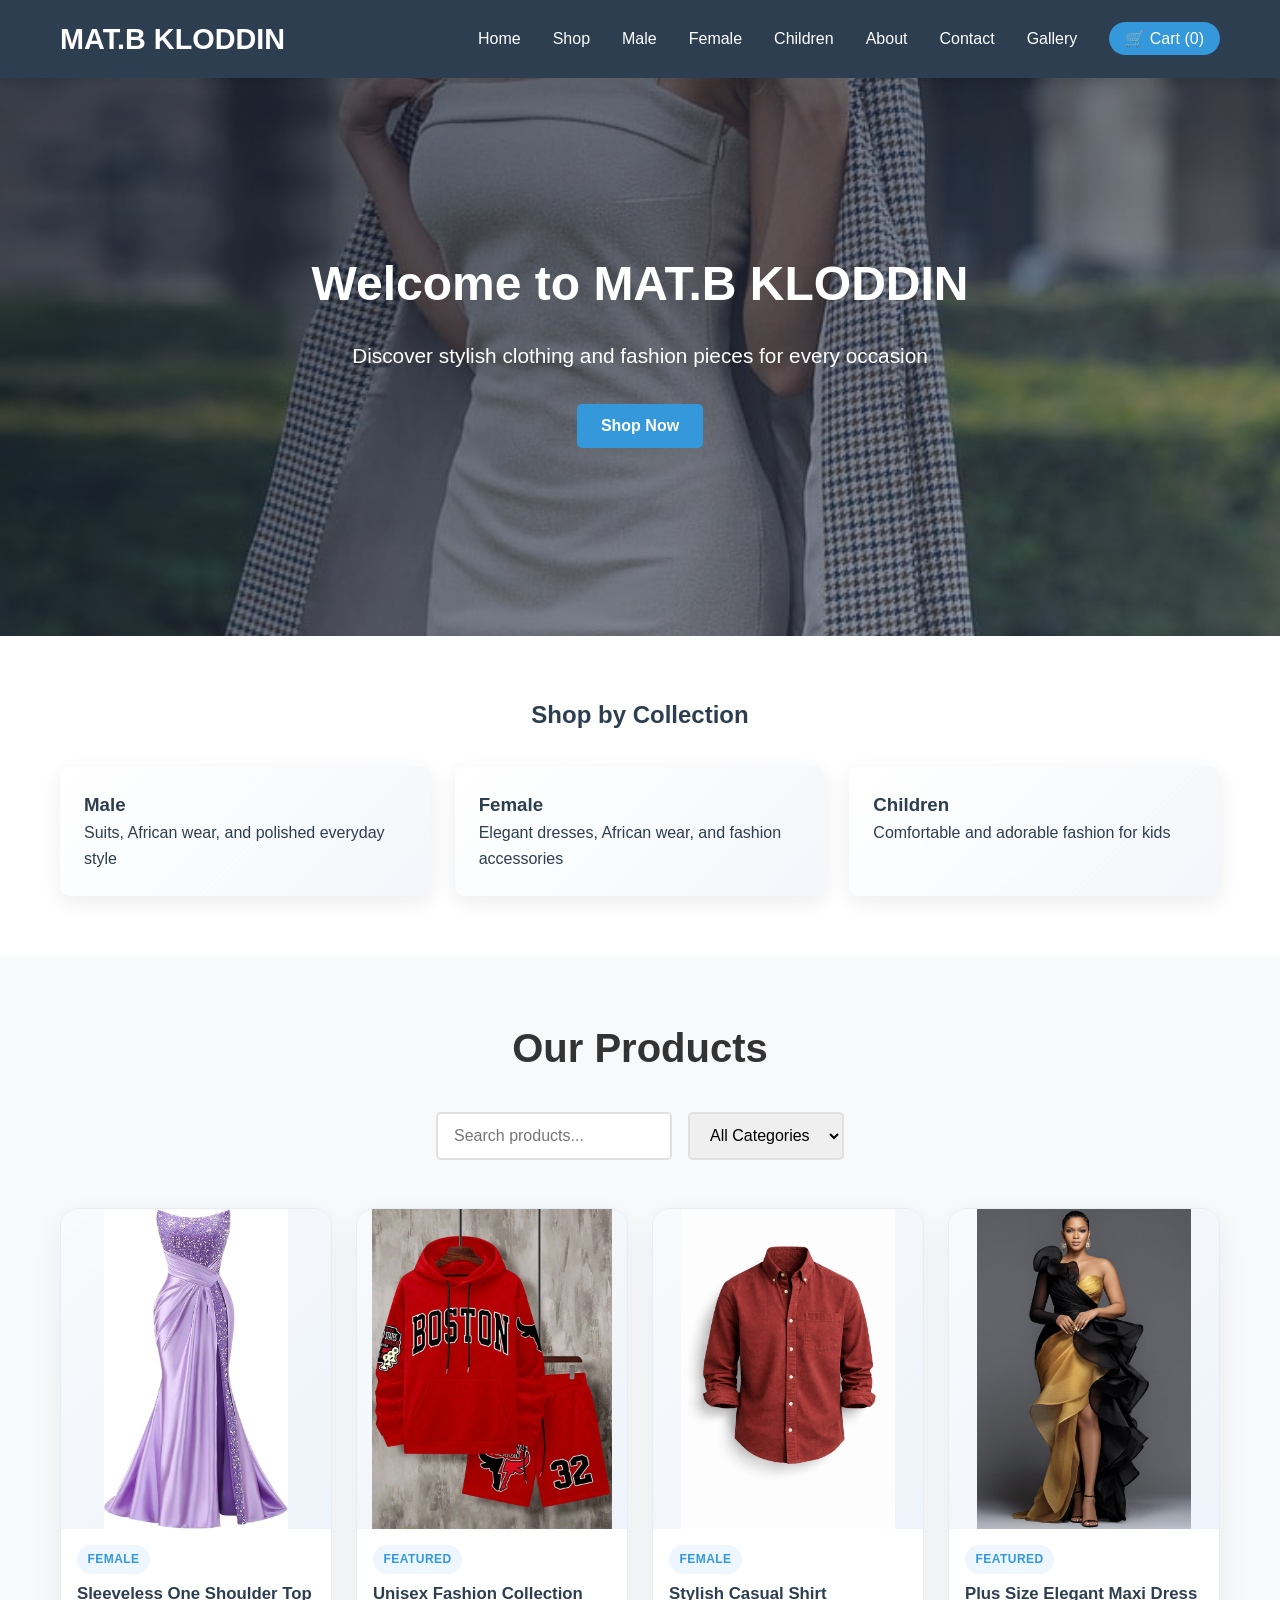
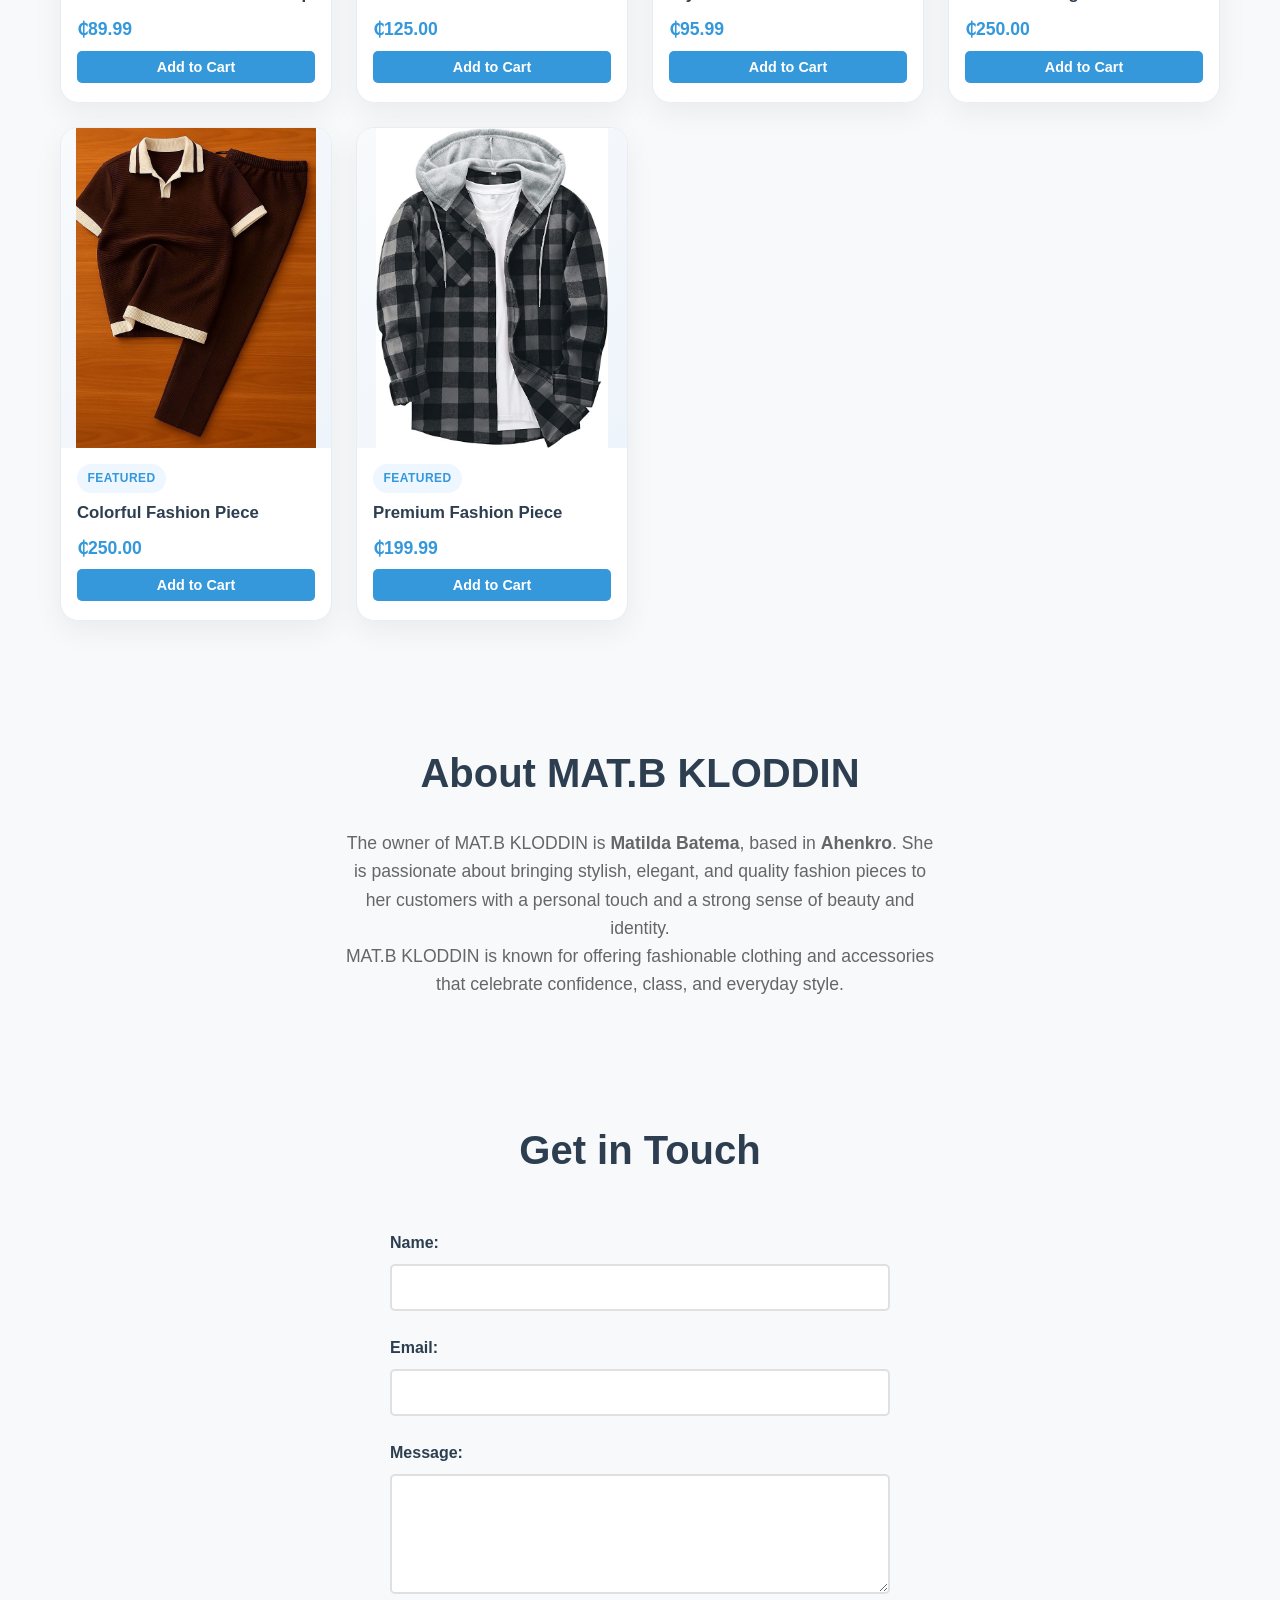
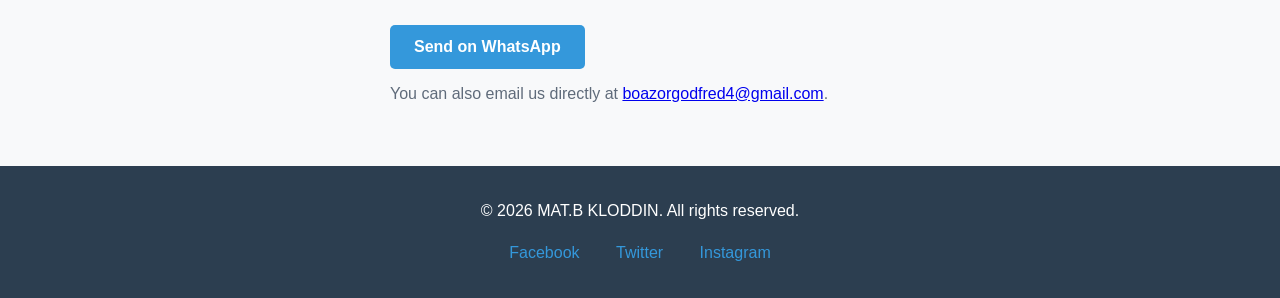
<file: index.html>
<!DOCTYPE html>
<html lang="en">
<head>
    <meta charset="UTF-8">
    <meta name="viewport" content="width=device-width, initial-scale=1.0">
    <meta name="description" content="MAT.B KLODDIN - Modern Fashion E-Commerce Website">
    <title>MAT.B KLODDIN - Shop Online Fashion</title>
    <link rel="stylesheet" href="styles.css">
</head>
<body>
    <nav class="navbar">
        <div class="container">
            <div class="navbar-brand">
                <h1>MAT.B KLODDIN</h1>
            </div>
            <ul class="nav-menu">
                <li><a href="#home">Home</a></li>
                <li><a href="#products">Shop</a></li>
                <li><a href="male.html">Male</a></li>
                <li><a href="female.html">Female</a></li>
                <li><a href="children.html">Children</a></li>
                <li><a href="#about">About</a></li>
                <li><a href="#contact">Contact</a></li>
                <li><a href="gallery.html">Gallery</a></li>
                <li><a href="#cart" class="cart-icon">🛒 Cart (<span id="cart-count">0</span>)</a></li>
            </ul>
            <div class="hamburger">
                <span></span>
                <span></span>
                <span></span>
            </div>
        </div>
    </nav>

    <section id="home" class="hero" style="background: linear-gradient(135deg, rgba(15, 23, 42, 0.72), rgba(71, 85, 105, 0.5)), url('images/shared/herp.jpg') center/cover no-repeat;">
        <div class="hero-content">
            <h2>Welcome to MAT.B KLODDIN</h2>
            <p>Discover stylish clothing and fashion pieces for every occasion</p>
            <button class="btn btn-primary" onclick="document.getElementById('products').scrollIntoView({behavior: 'smooth'})">Shop Now</button>
        </div>
    </section>

    <section class="collections">
        <div class="container">
            <h2>Shop by Collection</h2>
            <div class="collection-grid">
                <a class="collection-card" href="male.html">
                    <h3>Male</h3>
                    <p>Suits, African wear, and polished everyday style</p>
                </a>
                <a class="collection-card" href="female.html">
                    <h3>Female</h3>
                    <p>Elegant dresses, African wear, and fashion accessories</p>
                </a>
                <a class="collection-card" href="children.html">
                    <h3>Children</h3>
                    <p>Comfortable and adorable fashion for kids</p>
                </a>
            </div>
        </div>
    </section>

    <section id="products" class="products">
        <div class="container">
            <h2>Our Products</h2>
            
            <div class="search-bar">
                <input type="text" id="search-input" placeholder="Search products...">
                <select id="category-filter">
                    <option value="">All Categories</option>
                    <option value="category1">Category 1</option>
                    <option value="category2">Category 2</option>
                    <option value="category3">Category 3</option>
                </select>
            </div>

            <div class="product-grid" id="product-grid">
                <div class="product-card">
                    <img class="product-card-image clickable-image" src="images/shared/sleeveless-one-shoulder-top.jpeg" alt="Sleeveless One Shoulder Top">
                    <div class="product-card-info">
                        <span class="product-card-category">Female</span>
                        <h3>Sleeveless One Shoulder Top</h3>
                        <p class="product-card-price">₵89.99</p>
                        <button class="btn btn-small btn-primary" onclick="addToCart(1)">Add to Cart</button>
                    </div>
                </div>

                <div class="product-card">
                    <img class="product-card-image clickable-image" src="images/shared/unisex-fashion-collection.jpeg" alt="Unisex Fashion Collection">
                    <div class="product-card-info">
                        <span class="product-card-category">Featured</span>
                        <h3>Unisex Fashion Collection</h3>
                        <p class="product-card-price">₵125.00</p>
                        <button class="btn btn-small btn-primary" onclick="addToCart(2)">Add to Cart</button>
                    </div>
                </div>

                <div class="product-card">
                    <img class="product-card-image clickable-image" src="images/shared/stylish-casual-shirt.jpeg" alt="Stylish Casual Shirt">
                    <div class="product-card-info">
                        <span class="product-card-category">Male</span>
                        <h3>Stylish Casual Shirt</h3>
                        <p class="product-card-price">₵95.99</p>
                        <button class="btn btn-small btn-primary" onclick="addToCart(3)">Add to Cart</button>
                    </div>
                </div>

                <div class="product-card">
                    <img class="product-card-image clickable-image" src="images/shared/plus-size-elegant-maxi-dress.jpeg" alt="Plus Size Elegant Maxi Dress">
                    <div class="product-card-info">
                        <span class="product-card-category">Female</span>
                        <h3>Plus Size Elegant Maxi Dress</h3>
                        <p class="product-card-price">₵250.00</p>
                        <button class="btn btn-small btn-primary" onclick="addToCart(4)">Add to Cart</button>
                    </div>
                </div>

                <div class="product-card">
                    <img class="product-card-image clickable-image" src="images/shared/colorful-fashion-piece.jpeg" alt="Colorful Fashion Piece">
                    <div class="product-card-info">
                        <span class="product-card-category">Featured</span>
                        <h3>Colorful Fashion Piece</h3>
                        <p class="product-card-price">₵250.00</p>
                        <button class="btn btn-small btn-primary" onclick="addToCart(5)">Add to Cart</button>
                    </div>
                </div>

                <div class="product-card">
                    <img class="product-card-image clickable-image" src="images/shared/premium-fashion-piece.jpeg" alt="Premium Fashion Piece">
                    <div class="product-card-info">
                        <span class="product-card-category">Premium</span>
                        <h3>Premium Fashion Piece</h3>
                        <p class="product-card-price">₵199.99</p>
                        <button class="btn btn-small btn-primary" onclick="addToCart(6)">Add to Cart</button>
                    </div>
                </div>
            </div>
        </div>
    </section>

    <section id="about" class="about">
        <div class="container">
            <h2>About MAT.B KLODDIN</h2>
            <p>The owner of MAT.B KLODDIN is <strong>Matilda Batema</strong>, based in <strong>Ahenkro</strong>. She is passionate about bringing stylish, elegant, and quality fashion pieces to her customers with a personal touch and a strong sense of beauty and identity.</p>
            <p>MAT.B KLODDIN is known for offering fashionable clothing and accessories that celebrate confidence, class, and everyday style.</p>
        </div>
    </section>


    <section id="contact" class="contact">
        <div class="container">
            <h2>Get in Touch</h2>
            <form id="contact-form" class="contact-form">
                <div class="form-group">
                    <label for="name">Name:</label>
                    <input type="text" id="name" name="name" required>
                </div>
                <div class="form-group">
                    <label for="email">Email:</label>
                    <input type="email" id="email" name="email" required>
                </div>
                <div class="form-group">
                    <label for="message">Message:</label>
                    <textarea id="message" name="message" rows="5" required></textarea>
                </div>
                <button type="submit" class="btn btn-primary">Send on WhatsApp</button>
                <p style="margin-top: 0.75rem; color: #5f6b7a;">You can also email us directly at <a href="mailto:boazorgodfred4@gmail.com">boazorgodfred4@gmail.com</a>.</p>
            </form>
        </div>
    </section>

    
    <footer class="footer">
        <div class="container">
            <p>&copy; 2026 MAT.B KLODDIN. All rights reserved.</p>
            <div class="social-links">
                <a href="#">Facebook</a>
                <a href="#">Twitter</a>
                <a href="#">Instagram</a>
            </div>
        </div>
    </footer>

    
    <div id="cart-modal" class="modal">
        <div class="modal-content">
            <span class="close-btn">&times;</span>
            <h2>Shopping Cart</h2>
            <div id="cart-items"></div>
            <div class="cart-total">
                <h3>Total: ₵<span id="cart-total">0.00</span></h3>
            </div>
            <button class="btn btn-primary">Checkout</button>
        </div>
    </div>

    <div id="image-modal" class="image-modal">
        <span class="image-modal-close">&times;</span>
        <img id="image-modal-image" src="" alt="Enlarged product image">
    </div>

    <script src="script.js"></script>
</body>
</html>
</file>
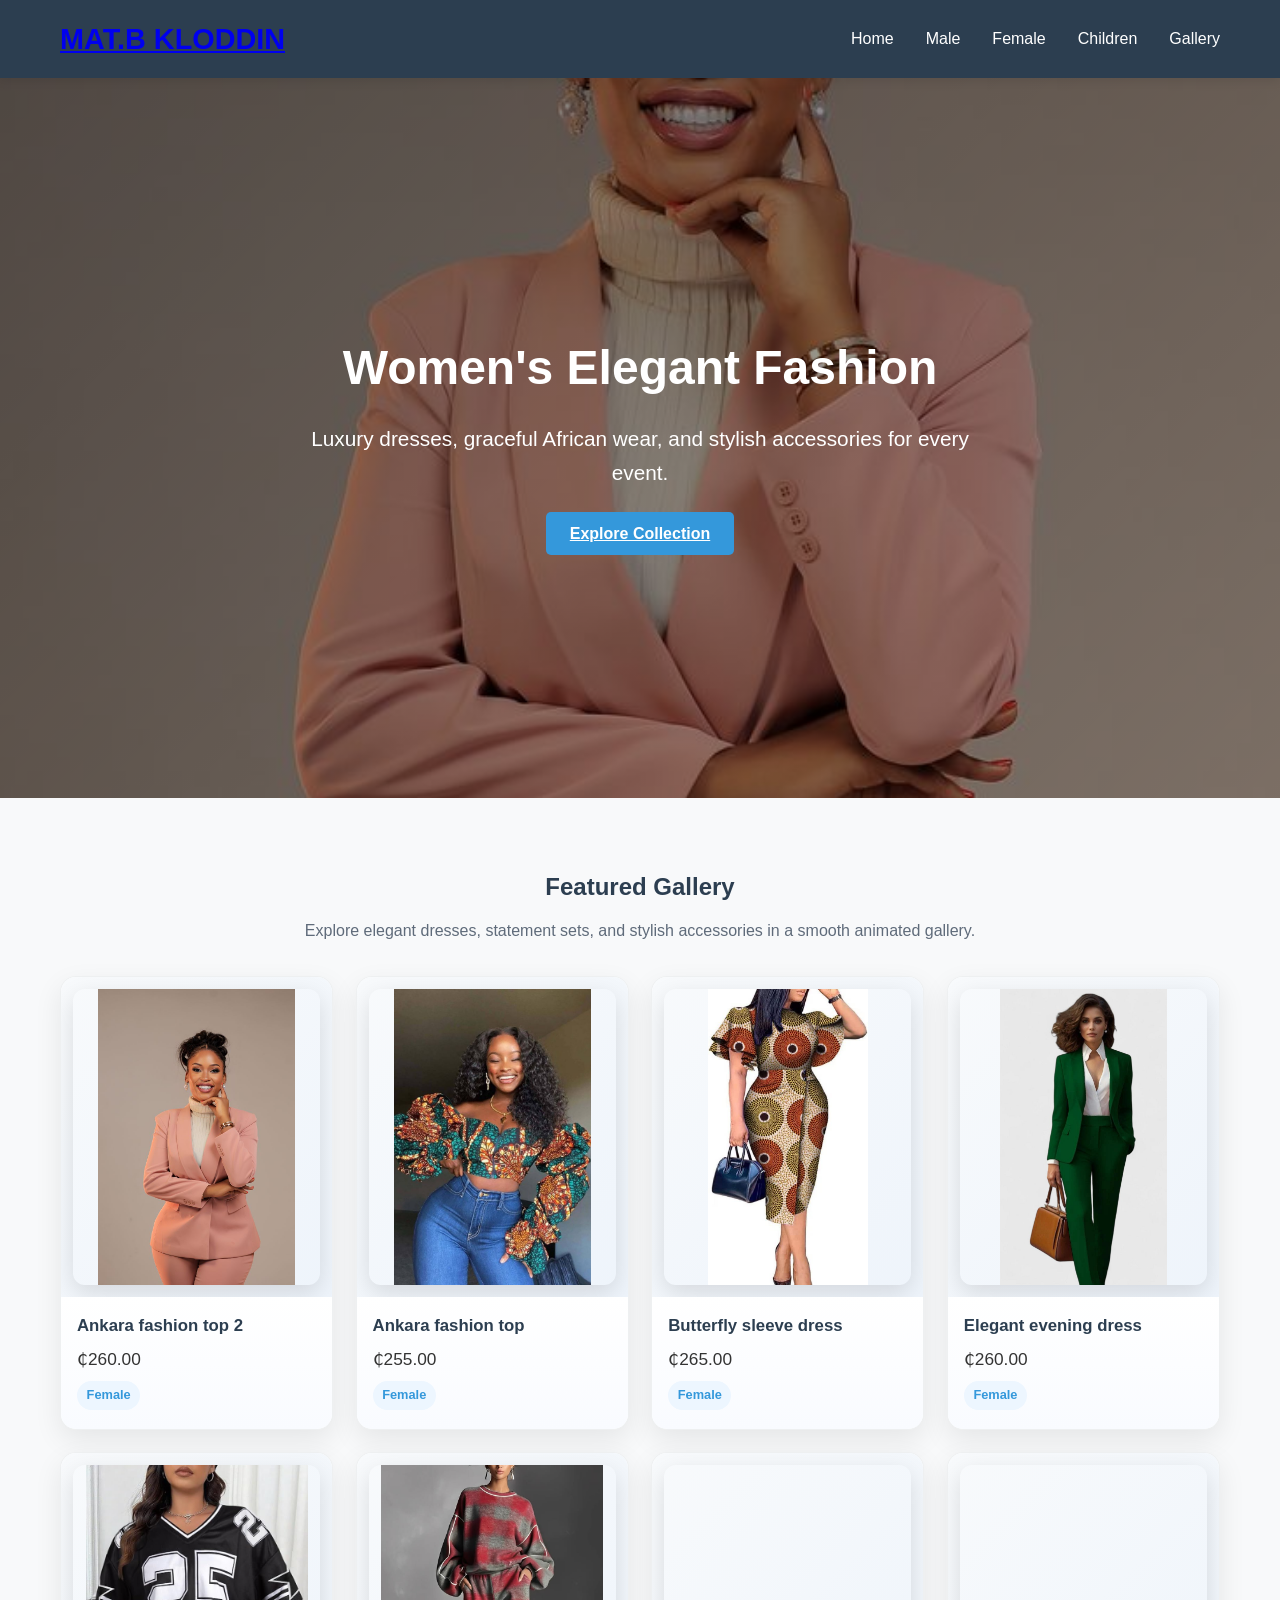
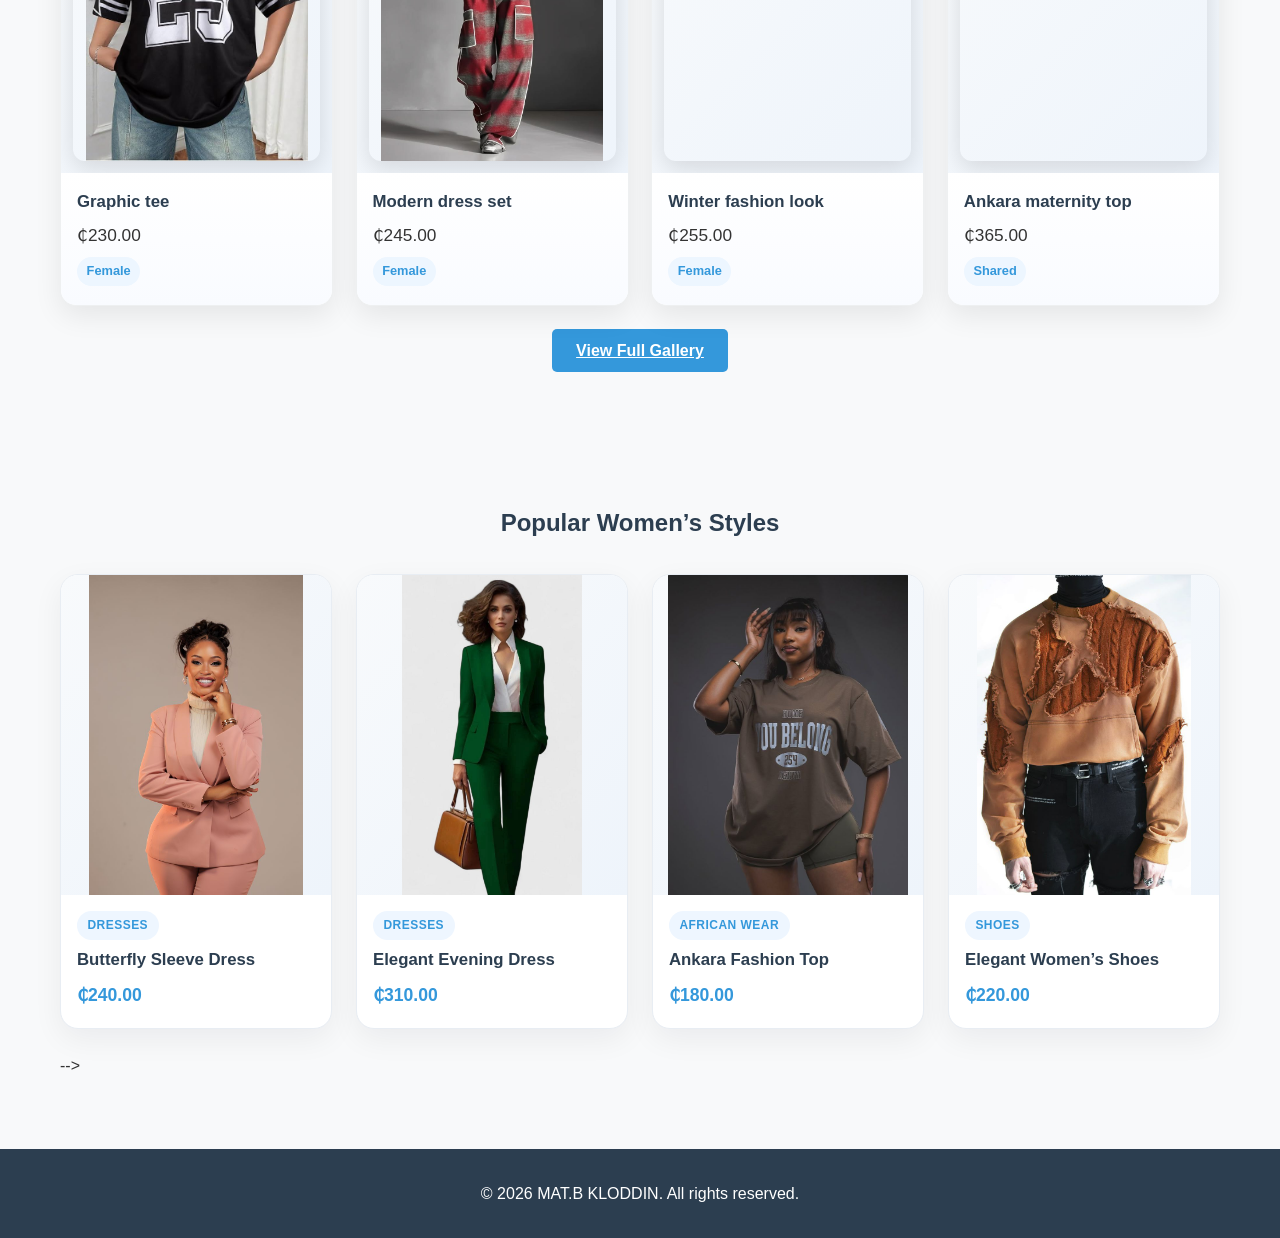
<file: female.html>
<!DOCTYPE html>
<html lang="en">
<head>
    <meta charset="UTF-8">
    <meta name="viewport" content="width=device-width, initial-scale=1.0">
    <title>Female Collection | MAT.B KLODDIN</title>
    <link rel="stylesheet" href="styles.css">
</head>
<body>
    <nav class="navbar">
        <div class="container">
            <div class="navbar-brand">
                <h1><a href="MAT_B_Kolldin.html">MAT.B KLODDIN</a></h1>
            </div>
            <ul class="nav-menu">
                <li><a href="MAT_B_Kolldin.html">Home</a></li>
                <li><a href="male.html">Male</a></li>
                <li><a href="female.html">Female</a></li>
                <li><a href="children.html">Children</a></li>
                <li><a href="gallery.html">Gallery</a></li>
            </ul>
            <div class="hamburger">
                <span></span>
                <span></span>
                <span></span>
            </div>
        </div>
    </nav>

    <section class="page-hero hero-female">
        <div class="container hero-content">
            <h2>Women's Elegant Fashion</h2>
            <p>Luxury dresses, graceful African wear, and stylish accessories for every event.</p>
            <a class="btn btn-primary" href="#categories">Explore Collection</a>
        </div>
    </section>

    <section class="page-section">
        <div class="container">
            <div class="section-heading">
                <h2>Featured Gallery</h2>
                <p>Explore elegant dresses, statement sets, and stylish accessories in a smooth animated gallery.</p>
            </div>
            <div class="gallery-grid" data-featured-collection="female"></div>
            <div class="section-actions">
                <a class="btn btn-primary" href="gallery.html">View Full Gallery</a>
            </div>
        </div>
    </section>

    <section id="categories" class="page-section">
        <div class="container">
            <h2>Popular Women’s Styles</h2>
            <div class="product-grid">
                <!-- Remove or update these product cards as needed -->
                <div class="product-card">
                    <img class="product-card-image clickable-image" src="images/shared/Women suit.jpg" alt="Butterfly Sleeve Dress">
                    <div class="product-card-info">
                        <span class="product-card-category">Dresses</span>
                        <h3>Butterfly Sleeve Dress</h3>
                        <p class="product-card-price">₵240.00</p>
                    </div>
                </div>

                <div class="product-card">
                    <img class="product-card-image clickable-image" src="images/female/elegant-evening-dress.jpeg" alt="Elegant Evening Dress">
                    <div class="product-card-info">
                        <span class="product-card-category">Dresses</span>
                        <h3>Elegant Evening Dress</h3>
                        <p class="product-card-price">₵310.00</p>
                    </div>
                </div>

                <div class="product-card">
                    <img class="product-card-image clickable-image" src="images/shared/Female round neck.jpg" alt="Ankara Top Style">
                    <div class="product-card-info">
                        <span class="product-card-category">African Wear</span>
                        <h3>Ankara Fashion Top</h3>
                        <p class="product-card-price">₵180.00</p>
                    </div>
                </div>

                <div class="product-card">
                    <img class="product-card-image clickable-image" src="images/shared/elegant-fashion-look-2.jpeg" alt="Elegant Women\'s Shoes">
                    <div class="product-card-info">
                        <span class="product-card-category">Shoes</span>
                        <h3>Elegant Women’s Shoes</h3>
                        <p class="product-card-price">₵220.00</p>
                    </div>
                </div>
                -->
            </div>
        </div>
    </section>

    <footer class="footer">
        <div class="container">
            <p>© 2026 MAT.B KLODDIN. All rights reserved.</p>
        </div>
    </footer>

    <div id="image-modal" class="image-modal">
        <span class="image-modal-close">&times;</span>
        <img id="image-modal-image" src="" alt="Enlarged product image">
    </div>

    <script src="script.js"></script>
</body>
</html>
</file>
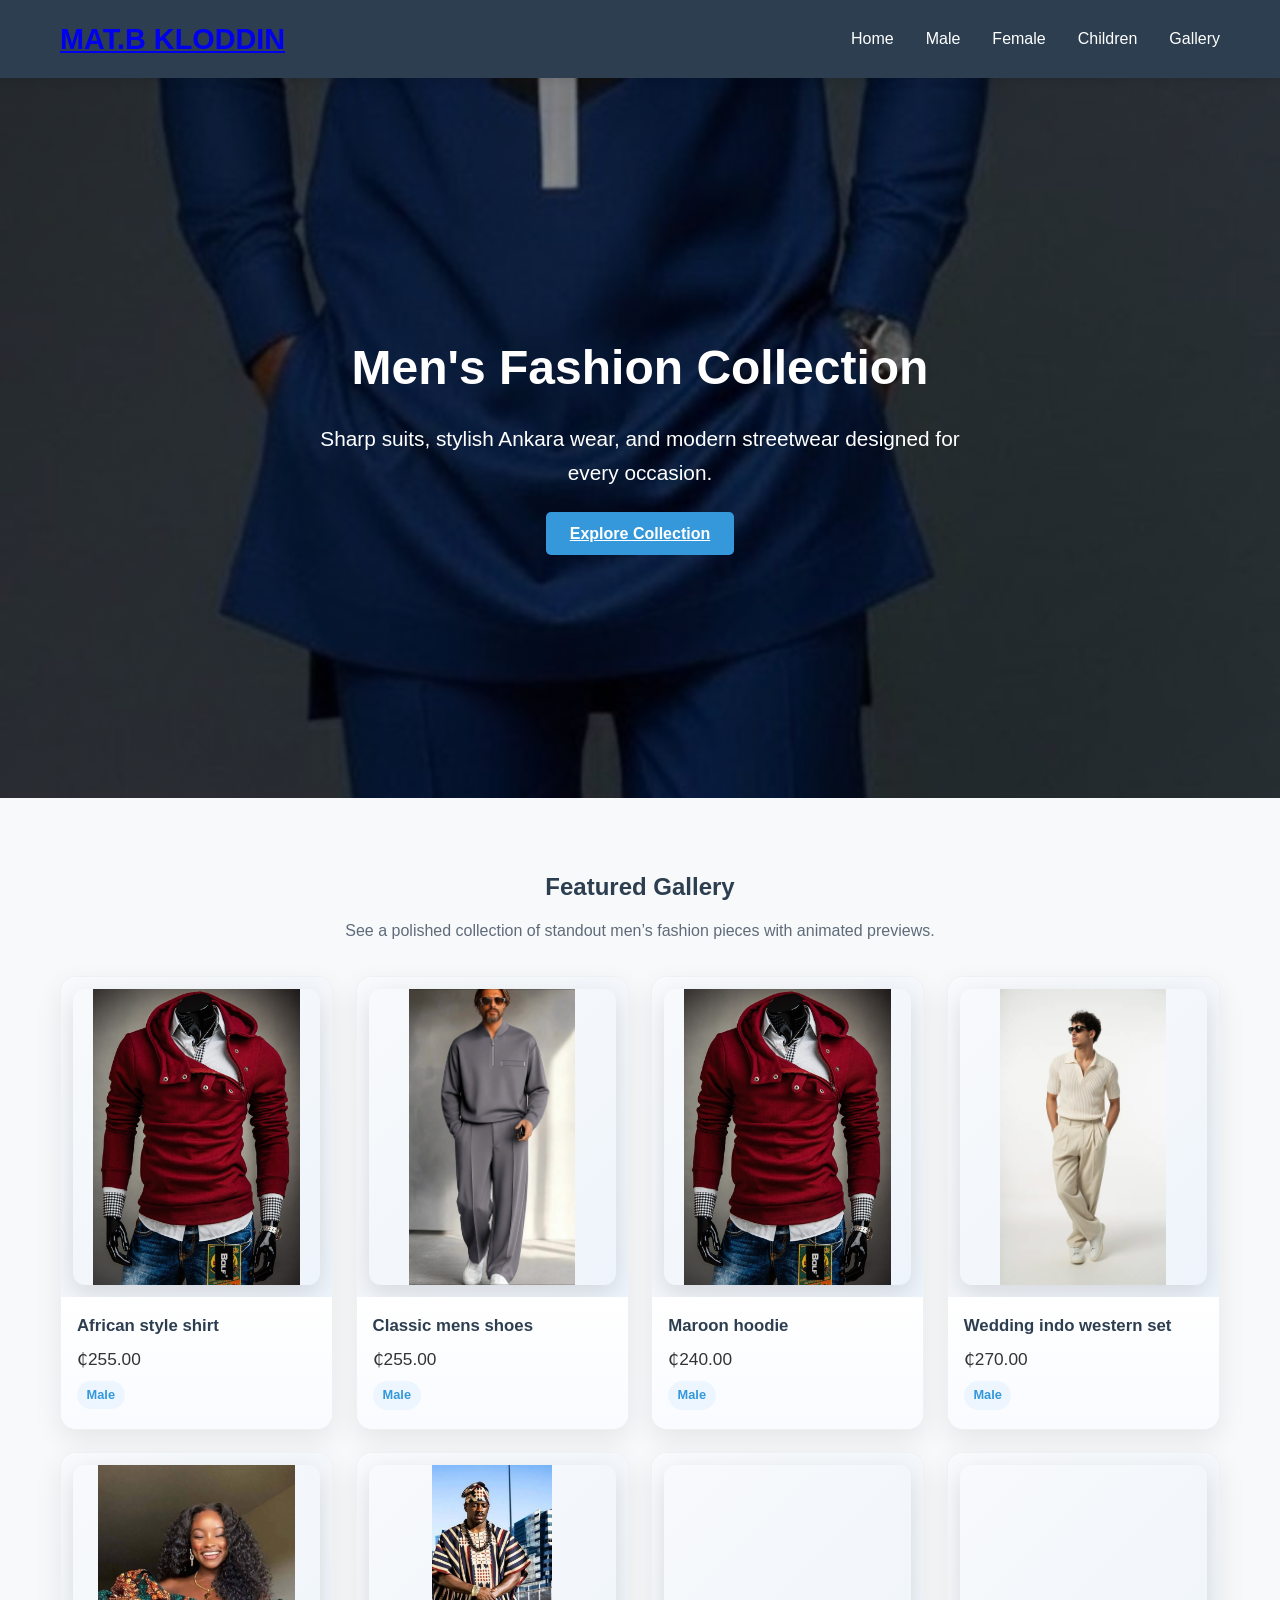
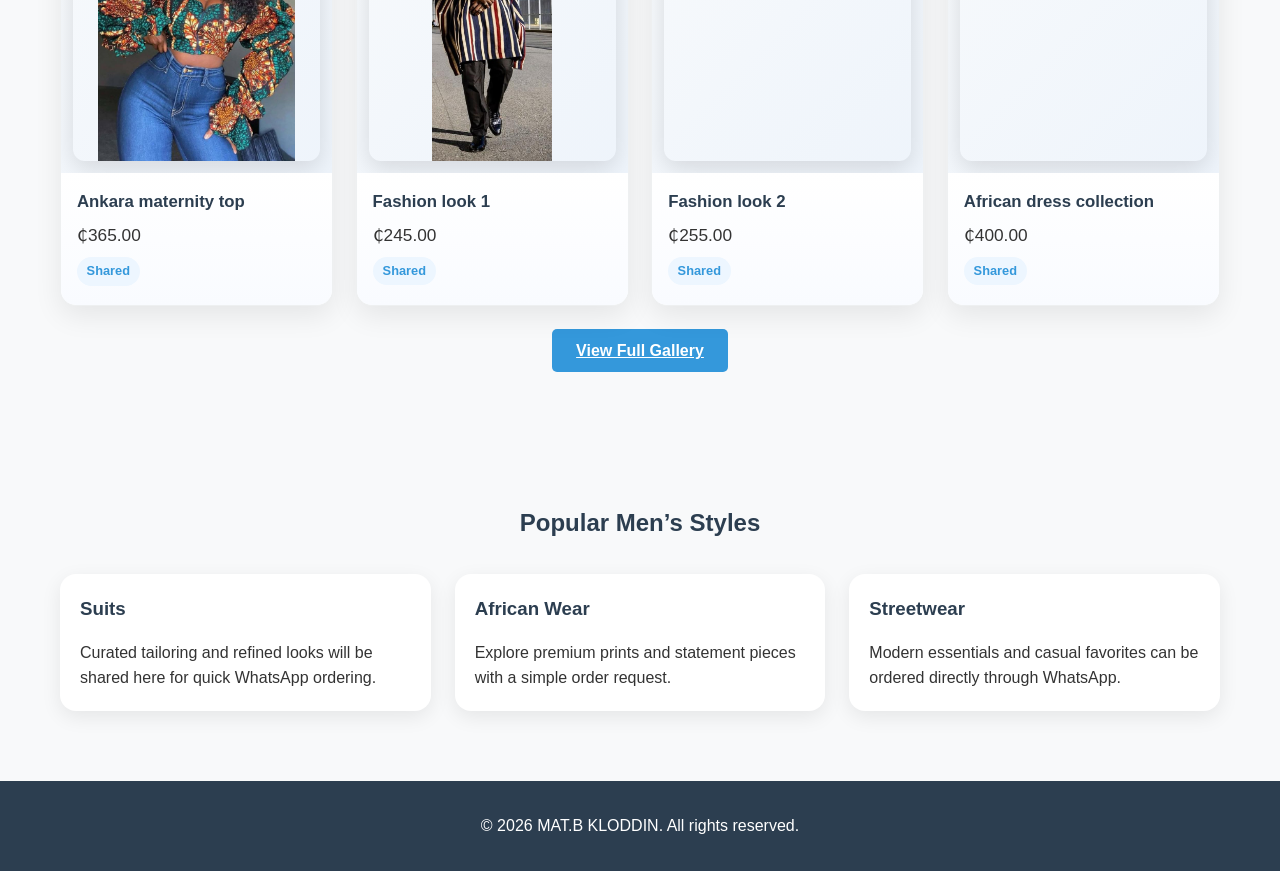
<file: male.html>
<!DOCTYPE html>
<html lang="en">
<head>
    <meta charset="UTF-8">
    <meta name="viewport" content="width=device-width, initial-scale=1.0">
    <title>Male Collection | MAT.B KLODDIN</title>
    <link rel="stylesheet" href="styles.css">
</head>
<body>
    <nav class="navbar">
        <div class="container">
            <div class="navbar-brand">
                <h1><a href="MAT_B_Kolldin.html">MAT.B KLODDIN</a></h1>
            </div>
            <ul class="nav-menu">
                <li><a href="MAT_B_Kolldin.html">Home</a></li>
                <li><a href="male.html">Male</a></li>
                <li><a href="female.html">Female</a></li>
                <li><a href="children.html">Children</a></li>
                <li><a href="gallery.html">Gallery</a></li>
            </ul>
            <div class="hamburger">
                <span></span>
                <span></span>
                <span></span>
            </div>
        </div>
    </nav>

    <section class="page-hero hero-male">
        <div class="container hero-content">
            <h2>Men's Fashion Collection</h2>
            <p>Sharp suits, stylish Ankara wear, and modern streetwear designed for every occasion.</p>
            <a class="btn btn-primary" href="#categories">Explore Collection</a>
        </div>
    </section>

    <section class="page-section">
        <div class="container">
            <div class="section-heading">
                <h2>Featured Gallery</h2>
                <p>See a polished collection of standout men’s fashion pieces with animated previews.</p>
            </div>
            <div class="gallery-grid" data-featured-collection="male"></div>
            <div class="section-actions">
                <a class="btn btn-primary" href="gallery.html">View Full Gallery</a>
            </div>
        </div>
    </section>

    <section id="categories" class="page-section">
        <div class="container">
            <h2>Popular Men’s Styles</h2>
            <div class="category-grid">
                <div class="category-card">
                    <h3>Suits</h3>
                    <p>Curated tailoring and refined looks will be shared here for quick WhatsApp ordering.</p>
                </div>

                <div class="category-card">
                    <h3>African Wear</h3>
                    <p>Explore premium prints and statement pieces with a simple order request.</p>
                </div>

                <div class="category-card">
                    <h3>Streetwear</h3>
                    <p>Modern essentials and casual favorites can be ordered directly through WhatsApp.</p>
                </div>
            </div>
        </div>
    </section>

    <footer class="footer">
        <div class="container">
            <p>© 2026 MAT.B KLODDIN. All rights reserved.</p>
        </div>
    </footer>

    <div id="image-modal" class="image-modal">
        <span class="image-modal-close">&times;</span>
        <img id="image-modal-image" src="" alt="Enlarged product image">
    </div>

    <script src="script.js"></script>
</body>
</html>
</file>
<file: styles.css>
* {
    margin: 0;
    padding: 0;
    box-sizing: border-box;
}

:root {
    --primary-color: #2c3e50;
    --accent-color: #3498db;
    --text-color: #333;
    --light-bg: #f8f9fa;
    --border-color: #e0e0e0;
    --transition: all 0.3s ease;
}

html {
    scroll-behavior: smooth;
}

body {
    font-family: 'Segoe UI', Tahoma, Geneva, Verdana, sans-serif;
    line-height: 1.6;
    color: var(--text-color);
    background-color: #f8f9fa;
    background-image: linear-gradient(rgba(255, 255, 255, 0.92), rgba(255, 255, 255, 0.92)), url('images/shared/unisex-fashion-collection.jpeg');
    background-size: cover;
    background-position: center;
    background-attachment: fixed;
    min-height: 100vh;
    animation: backgroundShift 40s ease-in-out infinite alternate;
}

.container {
    max-width: 1200px;
    margin: 0 auto;
    padding: 0 20px;
}

/*Navigation*/
.navbar {
    background: var(--primary-color);
    color: white;
    padding: 1rem 0;
    position: sticky;
    top: 0;
    z-index: 1000;
    box-shadow: 0 2px 10px rgba(0, 0, 0, 0.1);
}

.navbar .container {
    display: flex;
    justify-content: space-between;
    align-items: center;
}

.navbar-brand h1 {
    font-size: 1.8rem;
    animation: slideIn 0.6s ease-out;
}

.nav-menu {
    display: flex;
    list-style: none;
    gap: 2rem;
}

.nav-menu a {
    color: white;
    text-decoration: none;
    transition: var(--transition);
    position: relative;
}

.nav-menu a::after {
    content: '';
    position: absolute;
    width: 0;
    height: 2px;
    bottom: -5px;
    left: 0;
    background: var(--accent-color);
    transition: var(--transition);
}

.nav-menu a:hover::after {
    width: 100%;
}

.cart-icon {
    background: var(--accent-color);
    padding: 0.5rem 1rem;
    border-radius: 20px;
}

.hamburger {
    display: none;
    flex-direction: column;
    cursor: pointer;
}

.hamburger span {
    width: 25px;
    height: 3px;
    background: white;
    margin: 5px 0;
    transition: var(--transition);
}

/*Heroe Section*/
.hero {
    background: linear-gradient(135deg, var(--primary-color) 0%, var(--accent-color) 100%);
    color: white;
    padding: 100px 20px 120px;
    min-height: 62vh;
    display: flex; /* Add flexbox */
    flex-direction: column; /* Stack content vertically */
    justify-content: center; /* Center vertically */
    align-items: center; /* Center horizontally */
    text-align: center;
    animation: fadeIn 0.8s ease-out, heroFloat 14s ease-in-out infinite alternate;
}

.hero-content {
    width: 100%;
    max-width: 900px;
    padding: 0 1rem;
}

.hero-content h2 {
    font-size: 3rem;
    margin-bottom: 1rem;
    animation: slideInDown 0.8s ease-out;
}

.hero-content p {
    font-size: 1.3rem;
    margin-bottom: 2rem;
    animation: slideInUp 0.8s ease-out 0.2s both;
}

/*Buttons*/
.btn {
    padding: 0.8rem 1.5rem;
    border: none;
    border-radius: 5px;
    cursor: pointer;
    font-size: 1rem;
    transition: var(--transition);
    font-weight: 600;
}

.btn-primary {
    background: var(--accent-color);
    color: white;
}

.btn-primary:hover {
    background: #2980b9;
    transform: translateY(-2px);
    box-shadow: 0 5px 15px rgba(52, 152, 219, 0.3);
}

.btn-small {
    padding: 0.5rem 1rem;
    font-size: 0.9rem;
}

/*Products Section*/
.products {
    padding: 60px 20px;
    background: var(--light-bg);
}

.products h2 {
    text-align: center;
    font-size: 2.5rem;
    margin-bottom: 2rem;
    animation: fadeIn 0.6s ease-out;
}

.search-bar {
    display: flex;
    gap: 1rem;
    margin-bottom: 3rem;
    justify-content: center;
    flex-wrap: wrap;
    animation: slideInDown 0.6s ease-out 0.2s both;
}

.search-bar input,
.search-bar select {
    padding: 0.8rem 1rem;
    border: 2px solid var(--border-color);
    border-radius: 5px;
    font-size: 1rem;
    transition: var(--transition);
}

.search-bar input:focus,
.search-bar select:focus {
    outline: none;
    border-color: var(--accent-color);
    box-shadow: 0 0 10px rgba(52, 152, 219, 0.2);
}

.product-grid {
    display: grid;
    grid-template-columns: repeat(4, minmax(0, 1fr));
    gap: 24px;
    align-items: stretch;
}

.product-card {
    display: flex;
    flex-direction: column;
    background: #ffffff;
    border: 1px solid #e8edf3;
    border-radius: 18px;
    overflow: hidden;
    box-shadow: 0 10px 30px rgba(15, 23, 42, 0.06);
    transition: transform 0.25s ease, box-shadow 0.25s ease;
    animation: fadeInUp 0.6s ease-out;
}

.product-card:hover {
    transform: translateY(-6px);
    box-shadow: 0 16px 36px rgba(15, 23, 42, 0.1);
}

.product-card-image {
    display: block;
    width: 100%;
    height: 320px;
    object-fit: contain; /* Changed from cover to contain */
    object-position: center;
    border-radius: 12px 12px 0 0;
    background: linear-gradient(135deg, #f8fafc 0%, #eef4fb 100%);
    transition: transform 0.25s ease;
}

.product-card-info {
    padding: 1rem 1rem 1.2rem;
    display: flex;
    flex-direction: column;
    gap: 0.45rem;
}

.product-card-category {
    display: inline-flex;
    align-self: flex-start;
    padding: 0.3rem 0.65rem;
    border-radius: 999px;
    background: #eef6ff;
    color: var(--accent-color);
    font-size: 0.75rem;
    font-weight: 700;
    text-transform: uppercase;
    letter-spacing: 0.04em;
}

.product-card-info h3 {
    margin: 0;
    color: var(--primary-color);
    font-size: 1.05rem;
}

.product-card-price {
    margin: 0;
    font-size: 1.1rem;
    color: var(--accent-color);
    font-weight: 700;
}

.product-card:hover .product-card-image {
    transform: scale(1.02);
}

/* AboutSection */
.about {
    padding: 60px 20px;
    text-align: center;
    animation: fadeIn 0.8s ease-out;
}

.about h2 {
    font-size: 2.5rem;
    margin-bottom: 1.5rem;
    color: var(--primary-color);
}

.about p {
    font-size: 1.1rem;
    max-width: 600px;
    margin: 0 auto;
    color: #666;
}

/*Contact Section*/
.contact {
    padding: 60px 20px;
    background: var(--light-bg);
}

.contact h2 {
    text-align: center;
    font-size: 2.5rem;
    margin-bottom: 3rem;
    color: var(--primary-color);
}

.contact-form {
    max-width: 500px;
    margin: 0 auto;
    animation: slideInUp 0.6s ease-out;
}

.form-group {
    margin-bottom: 1.5rem;
}

.form-group label {
    display: block;
    margin-bottom: 0.5rem;
    font-weight: 600;
    color: var(--primary-color);
}

.form-group input,
.form-group textarea {
    width: 100%;
    padding: 0.8rem;
    border: 2px solid var(--border-color);
    border-radius: 5px;
    font-family: inherit;
    font-size: 1rem;
    transition: var(--transition);
}

.form-group input:focus,
.form-group textarea:focus {
    outline: none;
    border-color: var(--accent-color);
    box-shadow: 0 0 10px rgba(52, 152, 219, 0.2);
}

/*Footer*/
.footer {
    background: var(--primary-color);
    color: white;
    padding: 2rem;
    text-align: center;
}

.social-links {
    margin-top: 1rem;
}

.social-links a {
    color: var(--accent-color);
    text-decoration: none;
    margin: 0 1rem;
    transition: var(--transition);
}

.social-links a:hover {
    color: white;
}

/*Image Lightbox */
.image-modal {
    display: none;
    position: fixed;
    inset: 0;
    z-index: 4000;
    background: rgba(0, 0, 0, 0.85);
    align-items: center;
    justify-content: center;
    padding: 20px;
}

.image-modal img {
    max-width: 100%;
    max-height: 85vh;
    border-radius: 12px;
    box-shadow: 0 10px 40px rgba(0, 0, 0, 0.35);
}

.image-modal-close {
    position: absolute;
    top: 20px;
    right: 30px;
    font-size: 2rem;
    color: white;
    cursor: pointer;
}

.clickable-image {
    cursor: zoom-in;
}

/*Modal Shopping Cart */
.modal {
    display: none;
    position: fixed;
    z-index: 2000;
    left: 0;
    top: 0;
    width: 100%;
    height: 100%;
    background-color: rgba(0, 0, 0, 0.5);
    animation: fadeIn 0.3s ease-out;
}

.modal-content {
    background-color: white;
    margin: 5% auto;
    padding: 2rem;
    border-radius: 10px;
    width: 90%;
    max-width: 500px;
    box-shadow: 0 10px 40px rgba(0, 0, 0, 0.3);
    animation: slideInDown 0.4s ease-out;
}

.close-btn {
    color: #aaa;
    float: right;
    font-size: 1.5rem;
    font-weight: bold;
    cursor: pointer;
    transition: var(--transition);
}

.close-btn:hover {
    color: var(--primary-color);
}

.cart-total {
    margin: 1.5rem 0;
    text-align: right;
    border-top: 2px solid var(--border-color);
    padding-top: 1rem;
}

/*Animations */
@keyframes fadeIn {
    from {
        opacity: 0;
    }
    to {
        opacity: 1;
    }
}

@keyframes slideInDown {
    from {
        opacity: 0;
        transform: translateY(-30px);
    }
    to {
        opacity: 1;
        transform: translateY(0);
    }
}

@keyframes slideInUp {
    from {
        opacity: 0;
        transform: translateY(30px);
    }
    to {
        opacity: 1;
        transform: translateY(0);
    }
}

@keyframes slideIn {
    from {
        opacity: 0;
        transform: translateX(-30px);
    }
    to {
        opacity: 1;
        transform: translateX(0);
    }
}

@keyframes fadeInUp {
    from {
        opacity: 0;
        transform: translateY(20px);
    }
    to {
        opacity: 1;
        transform: translateY(0);
    }
}

@keyframes heroFloat {
    from {
        transform: scale(1);
        background-position: center center;
    }
    to {
        transform: scale(1.02);
        background-position: center top;
    }
}

@keyframes backgroundShift {
    from {
        background-position: center;
    }
    to {
        background-position: top center;
    }
}

/*Collections / Category Pages*/
.collections {
    padding: 60px 20px;
    background: white;
}

.collections h2 {
    text-align: center;
    margin-bottom: 2rem;
    color: var(--primary-color);
}

.collection-grid {
    display: grid;
    grid-template-columns: repeat(auto-fit, minmax(220px, 1fr));
    gap: 1.5rem;
}

.collection-card {
    display: block;
    text-decoration: none;
    color: var(--primary-color);
    background: linear-gradient(135deg, #ffffff, #f3f7fb);
    padding: 1.5rem;
    border-radius: 10px;
    box-shadow: 0 6px 20px rgba(0,0,0,0.08);
    transition: var(--transition);
}

.collection-card:hover {
    transform: translateY(-8px);
    box-shadow: 0 10px 28px rgba(0,0,0,0.12);
}

.page-hero {
    min-height: 80vh;
    display: flex;
    align-items: center;
    justify-content: center;
    text-align: center;
    color: white;
    background-size: cover;
    background-position: center center;
    background-repeat: no-repeat;
    background-attachment: scroll;
    position: relative;
    overflow: hidden;
    will-change: transform, background-position;
    animation: heroFloat 14s ease-in-out infinite alternate;
}

.page-hero::before {
    content: '';
    position: absolute;
    inset: 0;
    background: linear-gradient(135deg, rgba(0,0,0,0.55), rgba(0,0,0,0.3));
    z-index: 0;
}

.page-hero .hero-content {
    position: relative;
    z-index: 1;
    max-width: 700px;
}

.hero-male {
    background-image: url("images/shared/senator-suit.jpeg");
}

.hero-female {
    background-image: url("images/shared/Women suit.jpg");
}

.hero-children {
    background-image: url("images/shared/child.jpeg");
}

.page-section {
    padding: 70px 20px;
    background: var(--light-bg);
}

.page-section h2 {
    text-align: center;
    margin-bottom: 2rem;
    color: var(--primary-color);
}

.category-grid {
    display: grid;
    grid-template-columns: repeat(auto-fit, minmax(260px, 1fr));
    gap: 1.5rem;
}

.category-card {
    background: white;
    border-radius: 16px;
    padding: 1.25rem;
    box-shadow: 0 6px 20px rgba(0,0,0,0.08);
}

.category-card h3 {
    margin-bottom: 1rem;
    color: var(--primary-color);
}

.single-column {
    grid-template-columns: 1fr;
}

/* Mobile Responsive*/
@media (max-width: 768px) {
    .hamburger {
        display: flex;
    }

    .nav-menu {
        display: none;
        position: absolute;
        top: 100%;
        left: 0;
        right: 0;
        background: var(--primary-color);
        flex-direction: column;
        gap: 0;
        padding: 1rem 0;
        z-index: 1000;
    }

    .nav-menu li {
        width: 100%;
    }

    .nav-menu a {
        display: block;
        width: 100%;
        padding: 0.9rem 1.5rem;
        text-align: center;
    }

    .hero-content h2 {
        font-size: 2rem;
    }

    .hero-content p,
    .hero-content .btn {
        font-size: 1rem;
    }

    .products h2 {
        font-size: 2rem;
    }

    .product-grid,
    .gallery-grid {
        grid-template-columns: repeat(2, minmax(0, 1fr));
        gap: 1rem;
    }

    .search-bar {
        flex-direction: column;
    }

    .search-bar input,
    .search-bar select {
        width: 100%;
    }

    .about h2,
    .contact h2 {
        font-size: 2rem;
    }

    .page-section,
    .products,
    .about,
    .contact,
    .collections {
        padding: 40px 16px;
    }

    body {
        background-attachment: scroll;
    }

    .hero {
        padding: 80px 16px;
    }

    .page-hero {
        min-height: 60vh;
    }

    .modal-content {
        width: 95%;
    }
}

@media (max-width: 480px) {
    .navbar-brand h1 {
        font-size: 1.3rem;
    }

    .hero-content h2 {
        font-size: 1.5rem;
    }

    .product-grid {
        grid-template-columns: 1fr;
    }
}

/* Gallery Showcase  */
.section-heading {
    text-align: center;
    max-width: 700px;
    margin: 0 auto 2rem;
}

.section-heading h2 {
    margin-bottom: 0.75rem;
}

.section-heading p {
    color: #5f6b7a;
}

.section-actions {
    text-align: center;
    margin-top: 2rem;
}

.gallery-grid {
    display: grid;
    grid-template-columns: repeat(auto-fit, minmax(240px, 1fr));
    gap: 1.4rem;
    align-items: stretch;
}

.gallery-card {
    background: white;
    border-radius: 16px;
    overflow: hidden;
    box-shadow: 0 10px 28px rgba(0, 0, 0, 0.08);
    transition: transform 0.3s ease, box-shadow 0.3s ease;
    animation: fadeInUp 0.7s ease both;
    border: 1px solid rgba(44, 62, 80, 0.08);
}

.gallery-card:hover {
    transform: translateY(-6px);
    box-shadow: 0 16px 34px rgba(0, 0, 0, 0.12);
}

.gallery-card-image {
    position: relative;
    height: 320px;
    overflow: hidden;
    background: linear-gradient(135deg, #f8fafc 0%, #eef4fb 100%);
    padding: 0.75rem;
}

.gallery-card-image img {
    width: 100%;
    height: 100%;
    object-fit: contain; /* Changed from cover to contain */
    object-position: center;
    display: block;
    cursor: zoom-in;
    transition: transform 0.3s ease;
    border-radius: 12px;
    box-shadow: 0 8px 24px rgba(0, 0, 0, 0.12);
}

.gallery-card:hover .gallery-card-image img {
    transform: scale(1.04);
}

.gallery-card-content {
    padding: 1rem 1rem 1.2rem;
    background: linear-gradient(180deg, #ffffff 0%, #f9fbff 100%);
}

.gallery-card-content h3 {
    color: var(--primary-color);
    margin-bottom: 0.4rem;
    font-size: 1.05rem;
}

.gallery-card-content .price {
    margin-bottom: 0.45rem;
    font-size: 1.08rem;
}

.gallery-tag {
    display: inline-block;
    padding: 0.25rem 0.6rem;
    border-radius: 999px;
    background: #edf6ff;
    color: var(--accent-color);
    font-size: 0.8rem;
    font-weight: 600;
}

.hero-gallery {
    background-image: linear-gradient(135deg, rgba(0, 0, 0, 0.55), rgba(0, 0, 0, 0.25)), url('images/shared/female.jpg');
}
</file>
